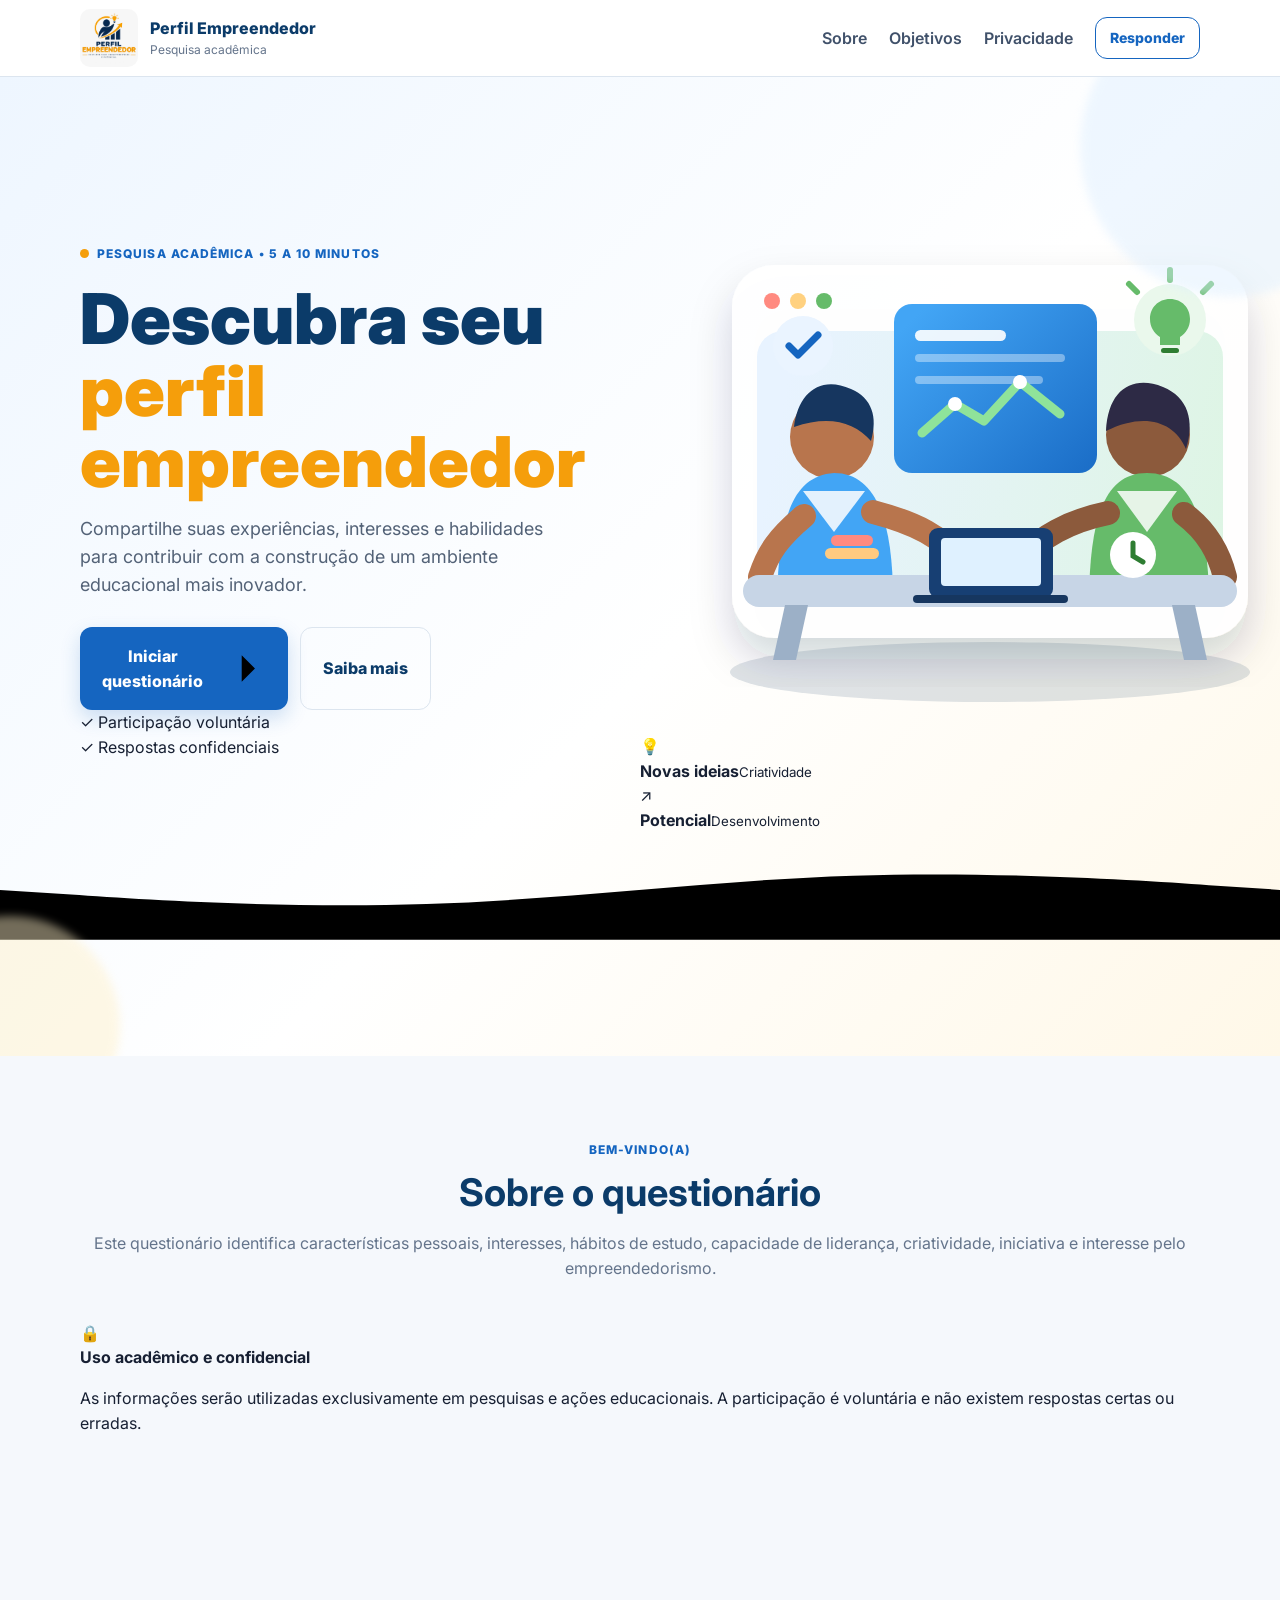
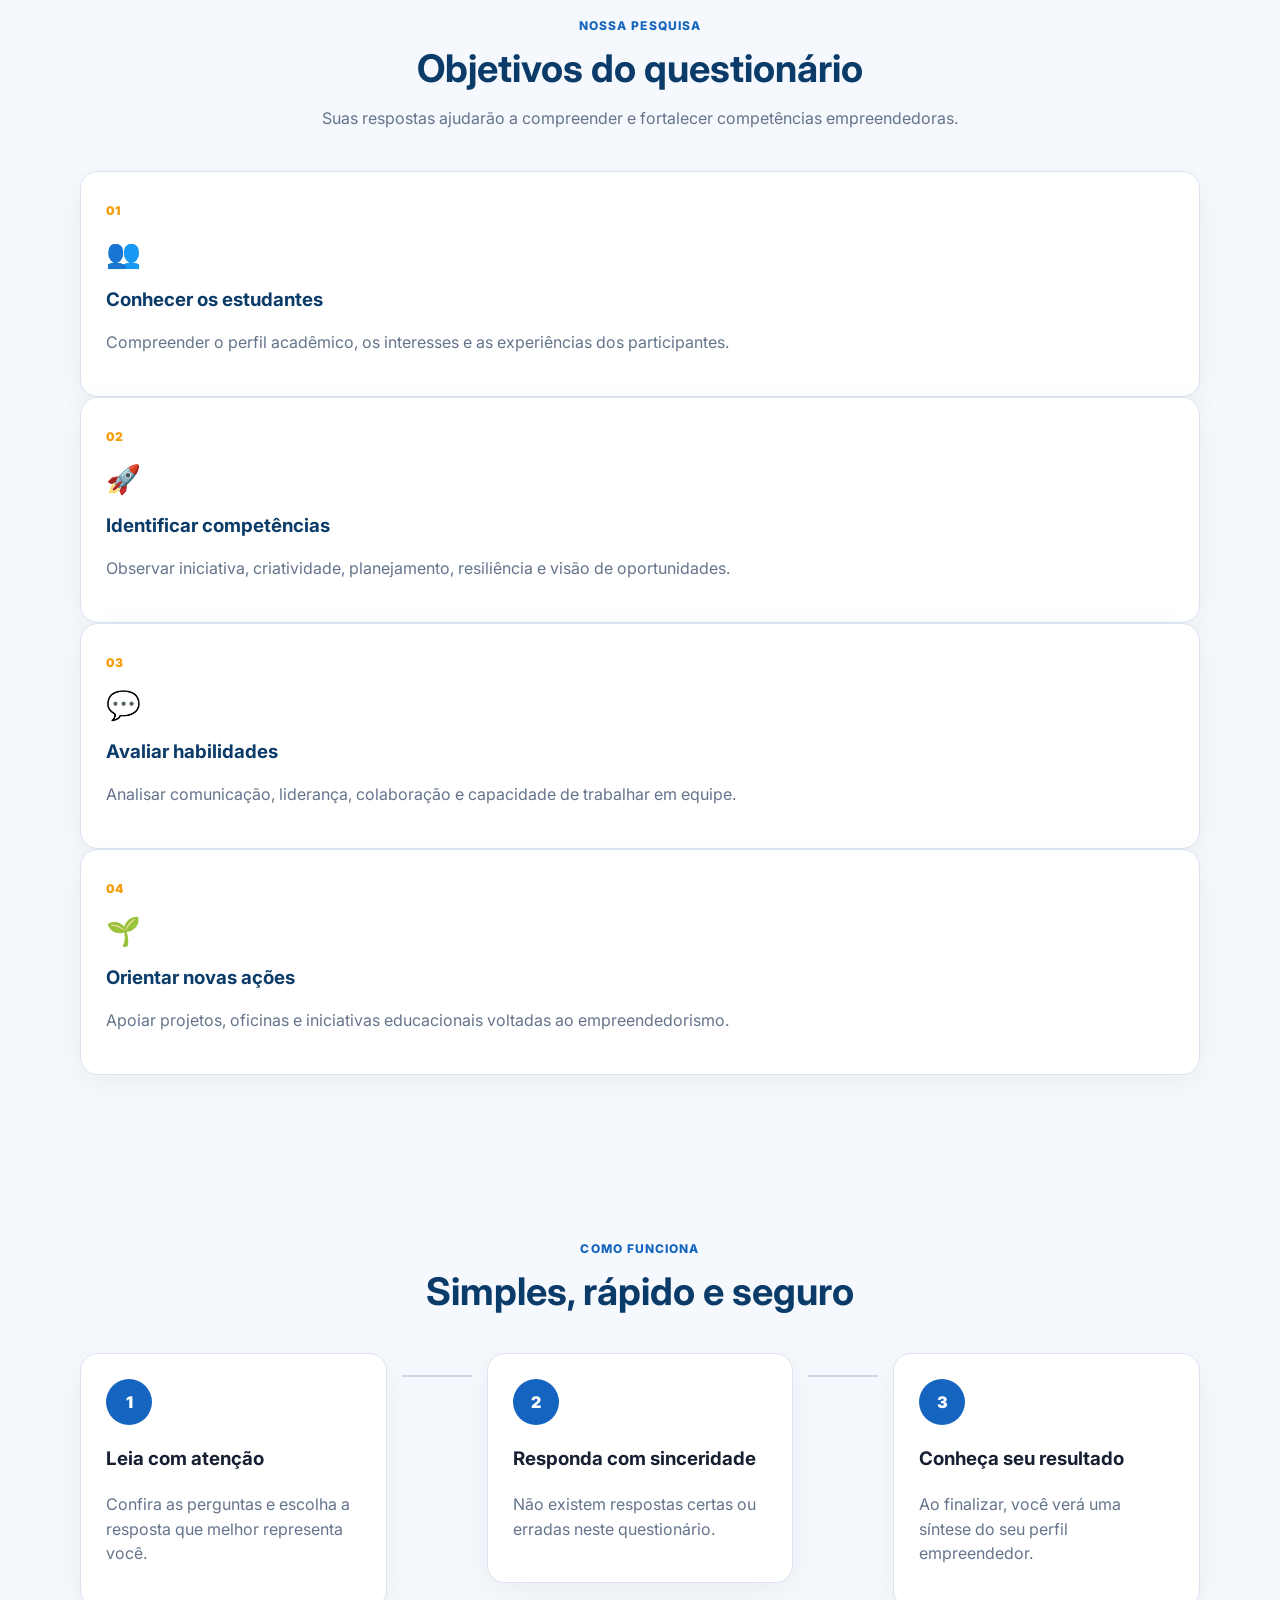
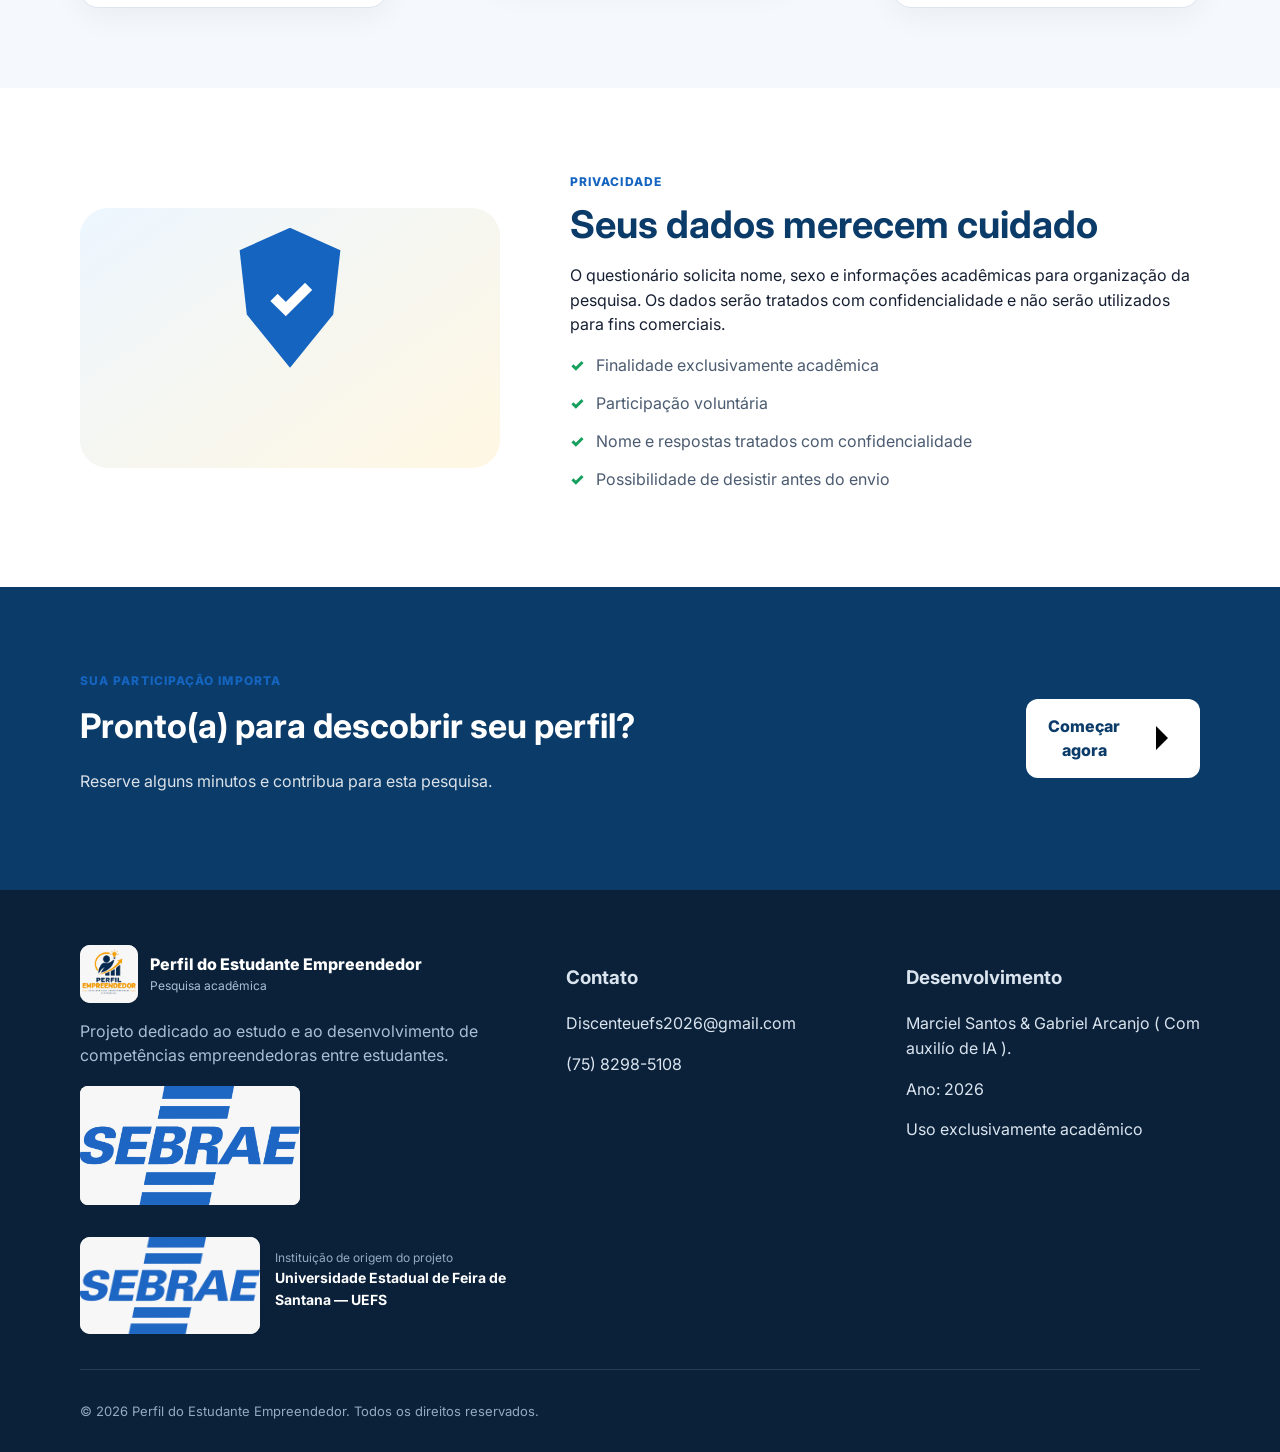
<file: questionario_perfil_empreendedor_grafico.html>
<!DOCTYPE html>
<html lang="pt-BR">
<head>
  <meta charset="UTF-8">
  <meta name="viewport" content="width=device-width, initial-scale=1.0">
  <meta name="description" content="Questionário acadêmico para identificação do perfil empreendedor de estudantes de diferentes cursos e instituições de ensino.">
  <meta name="theme-color" content="#1565C0">
  <title>Perfil do Estudante Empreendedor | Pesquisa Acadêmica</title>
  <link rel="preconnect" href="https://fonts.googleapis.com">
  <link rel="preconnect" href="https://fonts.gstatic.com" crossorigin>
  <link href="https://fonts.googleapis.com/css2?family=Inter:wght@400;500;600;700;800&family=Manrope:wght@700;800&display=swap" rel="stylesheet">
  <link rel="icon" type="image/jpeg" href="logo-perfil-empreendedor.jpeg">
  <link rel="apple-touch-icon" href="logo-perfil-empreendedor.jpeg">
  <link rel="stylesheet" href="style.css">
  <style>
    /* Logos do projeto */
    .project-logo { width: 58px; height: 58px; object-fit: contain; object-position: center; border-radius: 10px; background: #fff; }
    .sebrae-logo { display: block; width: min(220px, 100%); height: auto; object-fit: contain; margin-top: 18px; background: #fff; }
    .institution-signature .sebrae-signature { width: 180px; max-width: 100%; height: auto; object-fit: contain; margin-top: 12px; }
  </style>
  <style>
    /* Botão de envio: só aparece na última etapa */
    #submit-button[hidden] { display: none !important; }

    .radar-result {
      margin: 28px 0 8px;
      padding: 22px;
      border-radius: 20px;
      background: #f7faff;
      border: 1px solid rgba(21, 101, 192, .12);
    }
    .radar-result h3 {
      margin: 0 0 8px;
    }
    .radar-result p {
      margin: 0 0 18px;
      color: #5f6b7a;
    }
    .radar-chart-wrap {
      position: relative;
      width: min(100%, 620px);
      height: 420px;
      margin: 0 auto;
    }
    .strength-list {
      display: grid;
      grid-template-columns: repeat(auto-fit, minmax(150px, 1fr));
      gap: 10px;
      margin-top: 18px;
    }
    .strength-item {
      padding: 10px 12px;
      border-radius: 12px;
      background: #fff;
      border: 1px solid #e5eaf0;
    }
    .strength-item strong { display: block; }
    .strength-item span { color: #64748b; font-size: .9rem; }
  </style>
</head>
<body>
  <a class="skip-link" href="#conteudo">Pular para o conteúdo</a>

  <!-- CABEÇALHO DO SITE -->
  <header class="topbar">
    <div class="container topbar-content">
      <a class="brand" href="#inicio" aria-label="Página inicial">
        <img src="logo-perfil-empreendedor.jpeg" alt="Logo Perfil Empreendedor" class="brand-logo project-logo">
        <span>
          <strong>Perfil Empreendedor</strong>
          <small>Pesquisa acadêmica</small>
        </span>
      </a>

      <nav class="nav" aria-label="Navegação principal">
        <a href="#sobre">Sobre</a>
        <a href="#objetivos">Objetivos</a>
        <a href="#privacidade">Privacidade</a>
        <button class="btn btn-small btn-outline" type="button" data-start>
          Responder
        </button>
      </nav>

      <button class="menu-button" type="button" aria-label="Abrir menu" aria-expanded="false">
        <span></span><span></span><span></span>
      </button>
    </div>
  </header>

  <!-- CONTEÚDO PRINCIPAL -->
  <main id="conteudo">
    <!-- SEÇÃO 1: BANNER PRINCIPAL -->
    <section id="inicio" class="hero">
      <div class="hero-glow hero-glow-one"></div>
      <div class="hero-glow hero-glow-two"></div>

      <div class="container hero-grid">
        <div class="hero-content">
          <div class="eyebrow">
            <span class="eyebrow-dot"></span>
            Pesquisa acadêmica • 5 a 10 minutos
          </div>

          <h1>
            Descubra seu
            <span>perfil empreendedor</span>
          </h1>

          <p class="hero-text">
            Compartilhe suas experiências, interesses e habilidades para contribuir
            com a construção de um ambiente educacional mais inovador.
          </p>

          <div class="hero-actions">
            <button class="btn btn-primary btn-large" type="button" data-start>
              <span>Iniciar questionário</span>
              <svg aria-hidden="true" viewBox="0 0 24 24"><path d="M5 12h14M13 6l6 6-6 6"/></svg>
            </button>
            <a class="btn btn-ghost btn-large" href="#sobre">Saiba mais</a>
          </div>

          <div class="trust-row">
            <div>
              <span class="trust-icon">✓</span>
              Participação voluntária
            </div>
            <div>
              <span class="trust-icon">✓</span>
              Respostas confidenciais
            </div>
          </div>
        </div>

        <div class="hero-visual" aria-label="Ilustração de estudantes desenvolvendo ideias">
          <img src="banner-estudantes.svg" alt="Estudantes trabalhando juntos em um projeto empreendedor">
          <div class="floating-card card-idea">
            <span>💡</span>
            <div><strong>Novas ideias</strong><small>Criatividade</small></div>
          </div>
          <div class="floating-card card-growth">
            <span>↗</span>
            <div><strong>Potencial</strong><small>Desenvolvimento</small></div>
          </div>
        </div>
      </div>

      <div class="wave" aria-hidden="true">
        <svg viewBox="0 0 1440 120" preserveAspectRatio="none">
          <path d="M0,64L80,69.3C160,75,320,85,480,80C640,75,800,53,960,48C1120,43,1280,53,1360,58.7L1440,64L1440,120L0,120Z"></path>
        </svg>
      </div>
    </section>

    <!-- SEÇÃO 2: SOBRE O QUESTIONÁRIO -->
    <section id="sobre" class="section intro-section">
      <div class="container narrow">
        <div class="section-heading centered">
          <span class="section-kicker">Bem-vindo(a)</span>
          <h2>Sobre o questionário</h2>
          <p>
            Este questionário identifica características pessoais, interesses,
            hábitos de estudo, capacidade de liderança, criatividade, iniciativa
            e interesse pelo empreendedorismo.
          </p>
        </div>

        <div class="info-banner">
          <div class="info-icon" aria-hidden="true">🔒</div>
          <div>
            <strong>Uso acadêmico e confidencial</strong>
            <p>
              As informações serão utilizadas exclusivamente em pesquisas e ações
              educacionais. A participação é voluntária e não existem respostas
              certas ou erradas.
            </p>
          </div>
        </div>
      </div>
    </section>

    <!-- SEÇÃO 3: OBJETIVOS -->
    <section id="objetivos" class="section objectives-section">
      <div class="container">
        <div class="section-heading">
          <span class="section-kicker">Nossa pesquisa</span>
          <h2>Objetivos do questionário</h2>
          <p>Suas respostas ajudarão a compreender e fortalecer competências empreendedoras.</p>
        </div>

        <div class="objective-grid">
          <article class="objective-card">
            <span class="objective-number">01</span>
            <div class="objective-icon">👥</div>
            <h3>Conhecer os estudantes</h3>
            <p>Compreender o perfil acadêmico, os interesses e as experiências dos participantes.</p>
          </article>

          <article class="objective-card">
            <span class="objective-number">02</span>
            <div class="objective-icon">🚀</div>
            <h3>Identificar competências</h3>
            <p>Observar iniciativa, criatividade, planejamento, resiliência e visão de oportunidades.</p>
          </article>

          <article class="objective-card">
            <span class="objective-number">03</span>
            <div class="objective-icon">💬</div>
            <h3>Avaliar habilidades</h3>
            <p>Analisar comunicação, liderança, colaboração e capacidade de trabalhar em equipe.</p>
          </article>

          <article class="objective-card">
            <span class="objective-number">04</span>
            <div class="objective-icon">🌱</div>
            <h3>Orientar novas ações</h3>
            <p>Apoiar projetos, oficinas e iniciativas educacionais voltadas ao empreendedorismo.</p>
          </article>
        </div>
      </div>
    </section>

    <!-- SEÇÃO 4: COMO FUNCIONA -->
    <section class="section steps-section">
      <div class="container">
        <div class="section-heading centered">
          <span class="section-kicker">Como funciona</span>
          <h2>Simples, rápido e seguro</h2>
        </div>

        <div class="steps">
          <div class="step-item">
            <div class="step-circle">1</div>
            <h3>Leia com atenção</h3>
            <p>Confira as perguntas e escolha a resposta que melhor representa você.</p>
          </div>
          <div class="step-line"></div>
          <div class="step-item">
            <div class="step-circle">2</div>
            <h3>Responda com sinceridade</h3>
            <p>Não existem respostas certas ou erradas neste questionário.</p>
          </div>
          <div class="step-line"></div>
          <div class="step-item">
            <div class="step-circle">3</div>
            <h3>Conheça seu resultado</h3>
            <p>Ao finalizar, você verá uma síntese do seu perfil empreendedor.</p>
          </div>
        </div>
      </div>
    </section>

    <!-- SEÇÃO 5: PRIVACIDADE -->
    <section id="privacidade" class="section privacy-section">
      <div class="container privacy-grid">
        <div class="privacy-visual">
          <div class="shield">✓</div>
          <div class="privacy-orbit orbit-one"></div>
          <div class="privacy-orbit orbit-two"></div>
        </div>
        <div class="privacy-content">
          <span class="section-kicker">Privacidade</span>
          <h2>Seus dados merecem cuidado</h2>
          <p>
            O questionário solicita nome, sexo e informações acadêmicas para organização
            da pesquisa. Os dados serão tratados com confidencialidade e não serão
            utilizados para fins comerciais.
          </p>
          <ul class="check-list">
            <li><span>✓</span> Finalidade exclusivamente acadêmica</li>
            <li><span>✓</span> Participação voluntária</li>
            <li><span>✓</span> Nome e respostas tratados com confidencialidade</li>
            <li><span>✓</span> Possibilidade de desistir antes do envio</li>
          </ul>
        </div>
      </div>
    </section>

    <!-- SEÇÃO 6: CHAMADA FINAL -->
    <section class="section cta-section">
      <div class="container">
        <div class="cta-box">
          <div>
            <span class="section-kicker light">Sua participação importa</span>
            <h2>Pronto(a) para descobrir seu perfil?</h2>
            <p>Reserve alguns minutos e contribua para esta pesquisa.</p>
          </div>
          <button class="btn btn-white btn-large" type="button" data-start>
            Começar agora
            <svg aria-hidden="true" viewBox="0 0 24 24"><path d="M5 12h14M13 6l6 6-6 6"/></svg>
          </button>
        </div>
      </div>
    </section>
  </main>

  <!-- RODAPÉ -->
  <footer class="footer">
    <div class="container footer-grid">
      <div>
        <div class="brand footer-brand">
          <img src="logo-perfil-empreendedor.jpeg" alt="Logo Perfil Empreendedor" class="brand-logo project-logo">
          <span>
            <strong>Perfil do Estudante Empreendedor</strong>
            <small>Pesquisa acadêmica</small>
          </span>
        </div>
        <p class="footer-description">
          Projeto dedicado ao estudo e ao desenvolvimento de competências
          empreendedoras entre estudantes.
        </p>

        <img src="logo-sebrae.jpeg" alt="SEBRAE" class="sebrae-logo">

        <div class="institution-signature">
          <img src="logo-sebrae.jpeg" alt="Logo do SEBRAE" class="sebrae-signature">
          <div>
            <span>Instituição de origem do projeto</span>
            <strong>Universidade Estadual de Feira de Santana — UEFS</strong>
            <small> </small>
          </div>
        </div>
      </div>

      <div>
        <h3>Contato</h3>
        <p><a href="mailto:Discenteuefs2026@gmail.com">Discenteuefs2026@gmail.com</a></p>
        <p><a href="tel:+557582985108">(75) 8298-5108</a></p>
      </div>

      <div>
        <h3>Desenvolvimento</h3>
        <p class="developers">Marciel Santos &amp; Gabriel Arcanjo ( Com auxilío de IA ).</p>
        <p>Ano: <span id="current-year">2026</span></p>
        <p>Uso exclusivamente acadêmico</p>
      </div>
    </div>

    <div class="container footer-bottom">
      <p>
        © <span id="copyright-year">2026</span> Perfil do Estudante Empreendedor.
        Todos os direitos reservados.
      </p>
    </div>
  </footer>

  <!-- Modal do questionário -->
  <!-- MODAL DO QUESTIONÁRIO -->
  <div class="survey-modal" id="survey-modal" aria-hidden="true">
    <div class="survey-backdrop" data-close></div>

    <section class="survey-panel" role="dialog" aria-modal="true" aria-labelledby="survey-title">
      <header class="survey-header">
        <div>
          <span class="survey-label">Questionário</span>
          <h2 id="survey-title">Perfil do Estudante Empreendedor</h2>
        </div>
        <button class="close-button" type="button" aria-label="Fechar questionário" data-close>×</button>
      </header>

      <div class="progress-wrap">
        <div class="progress-meta">
          <span id="progress-label">Etapa 1 de 5</span>
          <span id="progress-percent">20%</span>
        </div>
        <div class="progress-track">
          <div class="progress-bar" id="progress-bar"></div>
        </div>
      </div>

      <form id="survey-form" novalidate>
        <!-- Etapa 1 -->
        <fieldset class="form-step active" data-step="1">
          <legend>Consentimento</legend>
          <p class="step-description">
            Antes de começar, confirme que você leu as informações da pesquisa.
          </p>

          <div class="consent-box">
            <span class="consent-icon">🔐</span>
            <div>
              <strong>Termo de participação</strong>
              <p>
                Declaro que compreendi a finalidade acadêmica da pesquisa, que minha
                participação é voluntária e que meu nome e minhas respostas serão tratados
                com confidencialidade. Posso interromper o preenchimento antes do envio.
              </p>
            </div>
          </div>

          <label class="checkbox-card">
            <input type="checkbox" name="consentimento" required value="Sim">
            <span class="custom-checkbox"></span>
            <span>Li e concordo em participar desta pesquisa.</span>
          </label>
          <p class="field-error" data-error-for="consentimento"></p>
        </fieldset>

        <!-- Etapa 2 -->
        <fieldset class="form-step" data-step="2">
          <legend>Identificação e perfil acadêmico</legend>
          <p class="step-description">
            Informe seus dados acadêmicos. Você pode digitar uma instituição ou curso
            que não apareça nas sugestões.
          </p>

          <div class="form-grid two-columns">
            <div class="field field-full">
              <label for="nome">Nome completo</label>
              <input
                id="nome"
                name="nome"
                type="text"
                required
                maxlength="120"
                autocomplete="name"
                placeholder="Digite seu nome completo"
              >
              <p class="field-hint">Seu nome será tratado com confidencialidade.</p>
              <p class="field-error" data-error-for="nome"></p>
            </div>

            <div class="field">
              <label for="sexo">Sexo</label>
              <select id="sexo" name="sexo" required>
                <option value="">Selecione</option>
                <option>Masculino</option>
                <option>Feminino</option>
                <option>Outro</option>
                <option>Prefiro não dizer</option>
              </select>
              <p class="field-error" data-error-for="sexo"></p>
            </div>

            <div class="field">
              <label for="idade">Faixa etária</label>
              <select id="idade" name="idade" required>
                <option value="">Selecione</option>
                <option>Até 17 anos</option>
                <option>18 a 20 anos</option>
                <option>21 a 24 anos</option>
                <option>25 a 29 anos</option>
                <option>30 a 39 anos</option>
                <option>40 anos ou mais</option>
              </select>
              <p class="field-error" data-error-for="idade"></p>
            </div>

            <div class="field field-full">
              <label for="instituicao">Instituição de ensino</label>
              <input
                id="instituicao"
                name="instituicao"
                type="text"
                list="instituicoes-bahia"
                required
                maxlength="150"
                autocomplete="organization"
                placeholder="Selecione ou digite sua instituição"
              >
              <datalist id="instituicoes-bahia">
                <option value="Universidade Estadual de Feira de Santana — UEFS"></option>
              </datalist>
              <p class="field-hint">
                A lista traz sugestões, mas aceita qualquer instituição.
              </p>
              <p class="field-error" data-error-for="instituicao"></p>
            </div>
            <div class="field field-full">
              <label for="curso">Curso</label>
              <input
                id="curso"
                name="curso"
                type="text"
                list="cursos-sugeridos"
                required
                maxlength="120"
                autocomplete="off"
                placeholder="Ex.: Engenharia de Alimentos, Geografia, Administração..."
              >
              <datalist id="cursos-sugeridos">
                <option value="Administração"></option>
                <option value="Agronomia"></option>
                <option value="Ciências Biológicas"></option>
                <option value="Ciências Contábeis"></option>
                <option value="Ciências Econômicas"></option>
                <option value="Direito"></option>
                <option value="Educação Física"></option>
                <option value="Enfermagem"></option>
                <option value="Engenharia Civil"></option>
                <option value="Engenharia de Alimentos"></option>
                <option value="Engenharia de Computação"></option>
                <option value="Farmácia"></option>
                <option value="Filosofia"></option>
                <option value="Física"></option>
                <option value="Geografia"></option>
                <option value="História"></option>
                <option value="Letras — Inglês"></option>
                <option value="Letras — Língua Portuguesa"></option>
                <option value="Letras — Português e Espanhol"></option>
                <option value="Letras — Português e Francês"></option>
                <option value="Matemática"></option>
                <option value="Medicina"></option>
                <option value="Música"></option>
                <option value="Odontologia"></option>
                <option value="Pedagogia"></option>
                <option value="Psicologia"></option>
                <option value="Química"></option>
                <option value="Outro curso"></option>
              </datalist>
              <p class="field-hint">
                As sugestões incluem os cursos de graduação da UEFS, mas você pode
                digitar qualquer outro curso.
              </p>
              <p class="field-error" data-error-for="curso"></p>
            </div>

            <div class="field">
              <label for="semestre">Semestre/período</label>
              <select id="semestre" name="semestre" required>
                <option value="">Selecione</option>
                <option>1º semestre</option>
                <option>2º semestre</option>
                <option>3º semestre</option>
                <option>4º semestre</option>
                <option>5º semestre</option>
                <option>6º semestre</option>
                <option>7º semestre</option>
                <option>8º semestre</option>
                <option>9º semestre</option>
                <option>10º semestre ou mais</option>
                <option>Não se aplica</option>
              </select>
              <p class="field-error" data-error-for="semestre"></p>
            </div>

            <div class="field">
              <label for="turno">Turno</label>
              <select id="turno" name="turno" required>
                <option value="">Selecione</option>
                <option>Matutino</option>
                <option>Vespertino</option>
                <option>Noturno</option>
                <option>Integral</option>
                <option>Ensino a distância</option>
              </select>
              <p class="field-error" data-error-for="turno"></p>
            </div>

            <div class="field field-full">
              <label for="area_interesse">Área de interesse profissional</label>
              <input
                id="area_interesse"
                name="area_interesse"
                type="text"
                required
                maxlength="150"
                placeholder="Ex.: Gestão, tecnologia, educação, saúde..."
              >
              <p class="field-error" data-error-for="area_interesse"></p>
            </div>
          </div>
        </fieldset>

        <!-- Etapa 3 -->
        <fieldset class="form-step" data-step="3">
          <legend>Experiências e interesses</legend>
          <p class="step-description">Agora queremos conhecer sua relação com o empreendedorismo.</p>

          <div class="field">
            <span class="label-text">Você já participou de alguma atividade empreendedora?</span>
            <div class="choice-grid">
              <label class="choice-card">
                <input type="radio" name="experiencia_empreendedora" value="Sim, tenho ou já tive um negócio" required>
                <span>Tenho ou já tive um negócio</span>
              </label>
              <label class="choice-card">
                <input type="radio" name="experiencia_empreendedora" value="Sim, participei de projetos ou eventos">
                <span>Participei de projetos ou eventos</span>
              </label>
              <label class="choice-card">
                <input type="radio" name="experiencia_empreendedora" value="Ainda não, mas tenho interesse">
                <span>Ainda não, mas tenho interesse</span>
              </label>
              <label class="choice-card">
                <input type="radio" name="experiencia_empreendedora" value="Não tenho experiência nem interesse no momento">
                <span>Não tenho experiência nem interesse</span>
              </label>
            </div>
            <p class="field-error" data-error-for="experiencia_empreendedora"></p>
          </div>

          <div class="field">
            <label for="interesse_negocio">Qual é seu interesse em criar um negócio ou projeto?</label>
            <div class="range-box">
              <input id="interesse_negocio" name="interesse_negocio" type="range" min="1" max="5" value="3" step="1">
              <div class="range-labels">
                <span>1<br><small>Nenhum</small></span>
                <span>2</span>
                <span>3<br><small>Moderado</small></span>
                <span>4</span>
                <span>5<br><small>Muito alto</small></span>
              </div>
              <output id="range-output">3</output>
            </div>
          </div>

          <div class="field">
            <label for="tipo_projeto">Que tipo de negócio ou projeto mais desperta seu interesse?</label>
            <select id="tipo_projeto" name="tipo_projeto" required>
              <option value="">Selecione</option>
              <option>Comércio ou vendas</option>
              <option>Serviços profissionais</option>
              <option>Tecnologia e inovação</option>
              <option>Educação</option>
              <option>Saúde e bem-estar</option>
              <option>Meio ambiente e sustentabilidade</option>
              <option>Agricultura e negócios rurais</option>
              <option>Cultura, arte ou economia criativa</option>
              <option>Projetos sociais</option>
              <option>Ainda não sei</option>
              <option>Outro</option>
            </select>
            <p class="field-error" data-error-for="tipo_projeto"></p>
          </div>
        </fieldset>

        <!-- Etapa 4 -->
        <fieldset class="form-step" data-step="4">
          <legend>Competências empreendedoras</legend>
          <p class="step-description">
            Indique quanto você concorda com cada afirmação: 1 = discordo totalmente e 5 = concordo totalmente.
          </p>

          <div class="likert-legend" aria-hidden="true">
            <span>Discordo</span>
            <span>Concordo</span>
          </div>

          <div id="likert-questions">
            <div class="likert-row">
              <p><strong>1.</strong> Costumo tomar iniciativa quando percebo um problema ou oportunidade.</p>
              <div class="likert-options" role="radiogroup" aria-label="Iniciativa">
                <label><input type="radio" name="q_iniciativa" value="1" required><span>1</span></label>
                <label><input type="radio" name="q_iniciativa" value="2"><span>2</span></label>
                <label><input type="radio" name="q_iniciativa" value="3"><span>3</span></label>
                <label><input type="radio" name="q_iniciativa" value="4"><span>4</span></label>
                <label><input type="radio" name="q_iniciativa" value="5"><span>5</span></label>
              </div>
              <p class="field-error" data-error-for="q_iniciativa"></p>
            </div>

            <div class="likert-row">
              <p><strong>2.</strong> Gosto de criar soluções diferentes para desafios do cotidiano.</p>
              <div class="likert-options" role="radiogroup" aria-label="Criatividade">
                <label><input type="radio" name="q_criatividade" value="1" required><span>1</span></label>
                <label><input type="radio" name="q_criatividade" value="2"><span>2</span></label>
                <label><input type="radio" name="q_criatividade" value="3"><span>3</span></label>
                <label><input type="radio" name="q_criatividade" value="4"><span>4</span></label>
                <label><input type="radio" name="q_criatividade" value="5"><span>5</span></label>
              </div>
              <p class="field-error" data-error-for="q_criatividade"></p>
            </div>

            <div class="likert-row">
              <p><strong>3.</strong> Consigo organizar tarefas e definir prioridades para alcançar objetivos.</p>
              <div class="likert-options" role="radiogroup" aria-label="Planejamento">
                <label><input type="radio" name="q_planejamento" value="1" required><span>1</span></label>
                <label><input type="radio" name="q_planejamento" value="2"><span>2</span></label>
                <label><input type="radio" name="q_planejamento" value="3"><span>3</span></label>
                <label><input type="radio" name="q_planejamento" value="4"><span>4</span></label>
                <label><input type="radio" name="q_planejamento" value="5"><span>5</span></label>
              </div>
              <p class="field-error" data-error-for="q_planejamento"></p>
            </div>

            <div class="likert-row">
              <p><strong>4.</strong> Sinto-me confortável em apresentar ideias e conversar com diferentes pessoas.</p>
              <div class="likert-options" role="radiogroup" aria-label="Comunicação">
                <label><input type="radio" name="q_comunicacao" value="1" required><span>1</span></label>
                <label><input type="radio" name="q_comunicacao" value="2"><span>2</span></label>
                <label><input type="radio" name="q_comunicacao" value="3"><span>3</span></label>
                <label><input type="radio" name="q_comunicacao" value="4"><span>4</span></label>
                <label><input type="radio" name="q_comunicacao" value="5"><span>5</span></label>
              </div>
              <p class="field-error" data-error-for="q_comunicacao"></p>
            </div>

            <div class="likert-row">
              <p><strong>5.</strong> Consigo mobilizar pessoas e colaborar para que o grupo alcance resultados.</p>
              <div class="likert-options" role="radiogroup" aria-label="Liderança">
                <label><input type="radio" name="q_lideranca" value="1" required><span>1</span></label>
                <label><input type="radio" name="q_lideranca" value="2"><span>2</span></label>
                <label><input type="radio" name="q_lideranca" value="3"><span>3</span></label>
                <label><input type="radio" name="q_lideranca" value="4"><span>4</span></label>
                <label><input type="radio" name="q_lideranca" value="5"><span>5</span></label>
              </div>
              <p class="field-error" data-error-for="q_lideranca"></p>
            </div>

            <div class="likert-row">
              <p><strong>6.</strong> Quando algo não dá certo, procuro aprender e tentar novamente.</p>
              <div class="likert-options" role="radiogroup" aria-label="Resiliência">
                <label><input type="radio" name="q_resiliencia" value="1" required><span>1</span></label>
                <label><input type="radio" name="q_resiliencia" value="2"><span>2</span></label>
                <label><input type="radio" name="q_resiliencia" value="3"><span>3</span></label>
                <label><input type="radio" name="q_resiliencia" value="4"><span>4</span></label>
                <label><input type="radio" name="q_resiliencia" value="5"><span>5</span></label>
              </div>
              <p class="field-error" data-error-for="q_resiliencia"></p>
            </div>

            <div class="likert-row">
              <p><strong>7.</strong> Tenho facilidade para perceber necessidades que podem se transformar em projetos.</p>
              <div class="likert-options" role="radiogroup" aria-label="Visão de oportunidades">
                <label><input type="radio" name="q_oportunidades" value="1" required><span>1</span></label>
                <label><input type="radio" name="q_oportunidades" value="2"><span>2</span></label>
                <label><input type="radio" name="q_oportunidades" value="3"><span>3</span></label>
                <label><input type="radio" name="q_oportunidades" value="4"><span>4</span></label>
                <label><input type="radio" name="q_oportunidades" value="5"><span>5</span></label>
              </div>
              <p class="field-error" data-error-for="q_oportunidades"></p>
            </div>

            <div class="likert-row">
              <p><strong>8.</strong> Antes de tomar uma decisão importante, avalio riscos e possíveis resultados.</p>
              <div class="likert-options" role="radiogroup" aria-label="Decisão e riscos">
                <label><input type="radio" name="q_riscos" value="1" required><span>1</span></label>
                <label><input type="radio" name="q_riscos" value="2"><span>2</span></label>
                <label><input type="radio" name="q_riscos" value="3"><span>3</span></label>
                <label><input type="radio" name="q_riscos" value="4"><span>4</span></label>
                <label><input type="radio" name="q_riscos" value="5"><span>5</span></label>
              </div>
              <p class="field-error" data-error-for="q_riscos"></p>
            </div>
          </div>
        </fieldset>

        <!-- Etapa 5 -->
        <fieldset class="form-step" data-step="5">
          <legend>Ideias e desenvolvimento</legend>
          <p class="step-description">Última etapa! Compartilhe suas percepções.</p>

          <div class="field">
            <label for="habilidades">Quais habilidades você considera seus principais pontos fortes?</label>
            <textarea id="habilidades" name="habilidades" rows="4" maxlength="500" required placeholder="Ex.: comunicação, organização, criatividade, liderança..."></textarea>
            <div class="field-footer">
              <p class="field-error" data-error-for="habilidades"></p>
              <span class="counter" data-counter-for="habilidades">0/500</span>
            </div>
          </div>

          <div class="field">
            <label for="ideia_projeto">Você possui alguma ideia de negócio ou projeto? Conte brevemente.</label>
            <textarea id="ideia_projeto" name="ideia_projeto" rows="4" maxlength="700" placeholder="Esta resposta é opcional."></textarea>
            <div class="field-footer">
              <span></span>
              <span class="counter" data-counter-for="ideia_projeto">0/700</span>
            </div>
          </div>

          <div class="field">
            <label for="apoio">Qual apoio mais ajudaria você a desenvolver uma ideia?</label>
            <select id="apoio" name="apoio" required>
              <option value="">Selecione</option>
              <option>Cursos e oficinas</option>
              <option>Mentoria de profissionais</option>
              <option>Acesso a financiamento</option>
              <option>Espaço para desenvolver projetos</option>
              <option>Formação de equipes</option>
              <option>Eventos e redes de contato</option>
              <option>Orientação para planejamento</option>
              <option>Outro</option>
            </select>
            <p class="field-error" data-error-for="apoio"></p>
          </div>

          <label class="checkbox-card optional-card">
            <input type="checkbox" name="autoriza_uso_agregado" value="Sim">
            <span class="custom-checkbox"></span>
            <span>Autorizo o uso das respostas em análises estatísticas e apresentações acadêmicas, sempre de forma agrupada e sem identificação individual.</span>
          </label>
        </fieldset>

        <div class="form-actions">
          <button class="btn btn-ghost" id="prev-button" type="button" disabled>
            Voltar
          </button>
          <button class="btn btn-primary" id="next-button" type="button">
            Continuar
          </button>
          <button class="btn btn-primary submit-button" id="submit-button" type="submit" hidden>
            Enviar respostas
          </button>
        </div>

        <p class="form-status" id="form-status" role="status" aria-live="polite"></p>
      </form>

      <div class="sending-overlay" id="sending-overlay" hidden aria-live="polite">
        <div class="sending-card">
          <div class="sending-animation" aria-hidden="true">
            <span class="sending-orbit orbit-a"></span>
            <span class="sending-orbit orbit-b"></span>
            <span class="sending-orbit orbit-c"></span>
            <span class="sending-icon">➤</span>
          </div>

          <span class="survey-label">Enviando respostas</span>
          <h2 id="sending-title">Organizando suas respostas...</h2>
          <p id="sending-message">
            Estamos preparando os dados para um envio seguro.
          </p>

          <div class="sending-progress" aria-hidden="true">
            <span id="sending-progress-bar"></span>
          </div>

          <div class="sending-dots" aria-hidden="true">
            <span></span><span></span><span></span>
          </div>
        </div>
      </div>

      <div class="success-screen" id="success-screen" hidden>
        <div class="success-confetti" aria-hidden="true">
          <i></i><i></i><i></i><i></i><i></i><i></i>
          <i></i><i></i><i></i><i></i><i></i><i></i>
        </div>
        <div class="success-icon">✓</div>
        <span class="survey-label">Questionário concluído</span>
        <h2>Obrigado pela sua participação!</h2>
        <p>
          Sua contribuição é fundamental para compreender o perfil empreendedor
          dos estudantes e incentivar novas ideias e oportunidades.
        </p>

        <div class="radar-result">
          <h3>Seus lados fortes</h3>
          <p>O gráfico mostra, de forma visual, como você se percebe em cada competência avaliada.</p>
          <div class="radar-chart-wrap">
            <canvas id="strength-radar" aria-label="Gráfico de teia das competências empreendedoras"></canvas>
          </div>
          <div id="strength-list" class="strength-list"></div>
        </div>

        <div class="result-card">
          <span>Seu resultado indicativo</span>
          <h3 id="profile-title">Perfil em desenvolvimento</h3>
          <p id="profile-description"></p>

          <div class="score-wrap">
            <div class="score-header">
              <span>Índice empreendedor</span>
              <strong id="profile-score">0%</strong>
            </div>
            <div class="score-track">
              <div id="score-bar"></div>
            </div>
          </div>
        </div>

        <p class="result-note">
          Este resultado é apenas educativo e não representa avaliação psicológica ou diagnóstico profissional.
        </p>

        <button class="btn btn-primary" type="button" id="finish-button">Concluir</button>
      </div>
    </section>
  </div>

  <script src="script.js"></script>

</body>
</html>
</file>
<file: style.css>
:root{--blue:#0b3b69;--blue2:#1565c0;--orange:#f59e0b;--ink:#172033;--muted:#64748b;--bg:#f5f8fc;--white:#fff;--line:#dce5ef;--shadow:0 18px 50px rgba(15,39,66,.12);--radius:22px}
*{box-sizing:border-box}html{scroll-behavior:smooth}body{margin:0;font-family:Inter,Arial,sans-serif;color:var(--ink);background:var(--bg);line-height:1.55}button,input,select,textarea{font:inherit}button{cursor:pointer}a{color:inherit;text-decoration:none}.container{width:min(1120px,calc(100% - 36px));margin:auto}.skip-link{position:absolute;left:-9999px}.skip-link:focus{left:15px;top:15px;z-index:999;background:#fff;padding:10px;border-radius:8px}
.topbar{position:sticky;top:0;z-index:50;background:rgba(255,255,255,.96);backdrop-filter:blur(12px);border-bottom:1px solid var(--line)}.topbar-content{min-height:76px;display:flex;align-items:center;justify-content:space-between;gap:20px}.brand{display:flex;align-items:center;gap:12px}.brand-logo{width:54px;height:54px;object-fit:contain;border-radius:10px}.brand strong{display:block;font-weight:800;color:var(--blue)}.brand small{display:block;color:var(--muted);font-size:12px}.nav{display:flex;align-items:center;gap:22px;color:#40516a;font-weight:600}.nav a:hover{color:var(--blue2)}.menu-button{display:none;border:0;background:none;padding:8px}.menu-button span{display:block;width:25px;height:3px;background:var(--blue);margin:4px;border-radius:4px}
.btn{border:0;border-radius:12px;padding:12px 20px;font-weight:800;display:inline-flex;align-items:center;justify-content:center;gap:10px;transition:.2s}.btn-primary{background:var(--blue2);color:#fff;box-shadow:0 8px 20px rgba(21,101,192,.2)}.btn-primary:hover{transform:translateY(-1px);background:#0d57a8}.btn-outline{background:#fff;border:1px solid var(--blue2);color:var(--blue2)}.btn-ghost{background:transparent;border:1px solid var(--line);color:var(--blue)}.btn-white{background:#fff;color:var(--blue)}.btn-small{padding:9px 14px;font-size:14px}.btn-large{padding:15px 22px}
.hero{position:relative;overflow:hidden;padding:90px 0 110px;background:linear-gradient(135deg,#eef6ff,#fff 55%,#fff8e8)}.hero-grid{display:grid;grid-template-columns:1.15fr .85fr;align-items:center;gap:55px}.hero-content{position:relative;z-index:1}.eyebrow,.section-kicker{display:inline-flex;align-items:center;gap:8px;text-transform:uppercase;letter-spacing:.09em;font-size:12px;font-weight:800;color:var(--blue2)}.eyebrow-dot{width:9px;height:9px;background:var(--orange);border-radius:50%}.hero h1{font-size:clamp(42px,6vw,70px);line-height:1.02;margin:18px 0;color:var(--blue);font-weight:900}.hero h1 span{display:block;color:#f59e0b}.hero-text{font-size:18px;color:#536277;max-width:650px}.hero-actions{display:flex;gap:12px;flex-wrap:wrap;margin-top:28px}.hero-glow{position:absolute;border-radius:50%;filter:blur(4px);opacity:.45}.hero-glow-one{width:300px;height:300px;background:#dceeff;right:-100px;top:-80px}.hero-glow-two{width:220px;height:220px;background:#fff0c7;left:-100px;bottom:-80px}
.section{padding:80px 0}.section-heading{text-align:center;margin-bottom:40px}.section-heading h2,.privacy-content h2{font-size:38px;line-height:1.15;color:var(--blue);margin:10px 0}.section-heading p{color:var(--muted)}.cards-grid{display:grid;grid-template-columns:repeat(4,1fr);gap:18px}.objective-card,.step-item{background:#fff;border:1px solid var(--line);border-radius:18px;padding:25px;box-shadow:0 8px 30px rgba(15,39,66,.05)}.objective-number{font-size:12px;font-weight:900;color:var(--orange)}.objective-icon{font-size:28px;margin:10px 0}.objective-card h3{margin:5px 0;color:var(--blue)}.objective-card p,.step-item p{color:var(--muted)}.steps{display:grid;grid-template-columns:1fr auto 1fr auto 1fr;align-items:start;gap:15px}.step-circle{width:46px;height:46px;border-radius:50%;display:grid;place-items:center;background:var(--blue2);color:#fff;font-weight:900;margin-bottom:15px}.step-line{height:2px;background:#cbd8e5;margin-top:22px;width:70px}.privacy-section{background:#fff}.privacy-grid{display:grid;grid-template-columns:.8fr 1.2fr;align-items:center;gap:70px}.privacy-visual{min-height:260px;display:grid;place-items:center;background:linear-gradient(145deg,#edf6ff,#fff7e2);border-radius:28px}.shield{width:120px;height:140px;background:var(--blue2);clip-path:polygon(50% 0,92% 16%,86% 62%,50% 100%,14% 62%,8% 16%);display:grid;place-items:center;color:#fff;font-size:55px;font-weight:900}.check-list{list-style:none;padding:0}.check-list li{margin:13px 0;color:#4b5b70}.check-list li span{color:#16a05d;font-weight:900;margin-right:8px}.cta-section{background:var(--blue)}.cta-box{display:flex;align-items:center;justify-content:space-between;gap:30px;color:#fff}.cta-box h2{font-size:34px;margin:8px 0}.cta-box p{opacity:.85}
.footer{background:#0b2139;color:#d9e4ef;padding:55px 0 0}.footer-grid{display:grid;grid-template-columns:1.5fr 1fr 1fr;gap:45px}.footer .brand strong{color:#fff}.footer .brand small{color:#a9bfd4}.footer-description{color:#a9bfd4;max-width:500px}.institution-signature{display:flex;align-items:center;gap:15px;margin-top:20px}.institution-signature>img{width:75px;height:75px;object-fit:contain;background:#fff;border-radius:10px}.institution-signature span,.institution-signature strong{display:block}.institution-signature span{font-size:12px;color:#91abc2}.institution-signature strong{color:#fff;font-size:14px}.sebrae-logo{width:190px;max-width:100%;margin-top:20px;background:#fff;border-radius:8px}.sebrae-signature{width:160px;max-width:100%;height:auto;background:#fff;border-radius:8px;margin-top:12px}.footer-bottom{border-top:1px solid rgba(255,255,255,.12);margin-top:35px;padding:18px 0;color:#91abc2;font-size:13px}
.survey-modal{display:none;position:fixed;inset:0;z-index:100}.survey-modal.open{display:block}.survey-backdrop{position:absolute;inset:0;background:rgba(5,22,39,.68);backdrop-filter:blur(4px)}.survey-panel{position:relative;background:#fff;width:min(900px,calc(100% - 28px));max-height:calc(100vh - 28px);overflow:auto;margin:14px auto;border-radius:24px;box-shadow:var(--shadow);padding:0}.survey-header{position:sticky;top:0;z-index:2;background:#fff;border-bottom:1px solid var(--line);padding:20px 25px;display:flex;justify-content:space-between;align-items:center}.survey-header h2{margin:4px 0 0;color:var(--blue);font-size:22px}.survey-label{font-size:11px;text-transform:uppercase;letter-spacing:.1em;font-weight:900;color:var(--blue2)}.close-button{border:0;background:#eef3f8;color:var(--blue);width:38px;height:38px;border-radius:50%;font-size:26px}.progress-wrap{padding:18px 25px 5px}.progress-meta{display:flex;justify-content:space-between;color:var(--muted);font-size:13px;font-weight:700}.progress-track,.score-track{height:9px;background:#e7edf3;border-radius:99px;overflow:hidden;margin-top:8px}.progress-bar,.score-track>div{height:100%;background:linear-gradient(90deg,var(--blue2),var(--orange));width:20%;transition:.3s}.survey-panel form{padding:20px 25px 25px}.form-step{display:none;border:0;padding:0;margin:0}.form-step.active{display:block}.form-step legend{font-size:25px;font-weight:900;color:var(--blue);margin-bottom:6px}.step-description{color:var(--muted);margin-top:0}.consent-box{display:flex;gap:16px;padding:18px;background:#f4f8fc;border:1px solid var(--line);border-radius:16px}.consent-icon{font-size:26px}.checkbox-card{display:flex;align-items:flex-start;gap:12px;margin-top:18px;padding:15px;border:1px solid var(--line);border-radius:14px;background:#fff}.checkbox-card input,.choice-card input,.likert-options input{accent-color:var(--blue2)}.form-grid{display:grid;gap:18px}.two-columns{grid-template-columns:1fr 1fr}.field-full{grid-column:1/-1}.field label,.label-text{display:block;font-weight:800;margin-bottom:7px;color:#33445b}.field input,.field select,.field textarea{width:100%;border:1px solid #cfdbe7;border-radius:11px;padding:12px 13px;background:#fff;color:var(--ink);outline:none}.field input:focus,.field select:focus,.field textarea:focus{border-color:var(--blue2);box-shadow:0 0 0 3px rgba(21,101,192,.1)}.field-hint{font-size:12px;color:#8090a3;margin:6px 0}.field-error{min-height:18px;color:#c62828;font-size:12px;margin:4px 0}.choice-grid{display:grid;grid-template-columns:1fr 1fr;gap:10px}.choice-card{display:flex;gap:10px;padding:14px;border:1px solid var(--line);border-radius:12px;background:#f9fbfd}.likert-row{padding:18px 0;border-bottom:1px solid var(--line)}.likert-row p{margin:0 0 10px}.likert-options{display:flex;gap:8px}.likert-options label{position:relative;flex:1}.likert-options input{position:absolute;opacity:0}.likert-options span{display:grid;place-items:center;padding:10px;border:1px solid #cfdbe7;border-radius:10px;font-weight:800;background:#fff}.likert-options input:checked+span{background:var(--blue2);color:#fff;border-color:var(--blue2)}.field-footer{display:flex;justify-content:space-between}.counter{font-size:12px;color:#8795a7}.form-actions{display:flex;justify-content:space-between;gap:12px;margin-top:25px;border-top:1px solid var(--line);padding-top:18px}.form-status{color:#c62828;text-align:center;font-weight:700}.sending-overlay{position:absolute;inset:0;background:rgba(255,255,255,.97);z-index:5;display:grid;place-items:center;padding:30px}.sending-overlay[hidden],.success-screen[hidden]{display:none}.sending-card{text-align:center;max-width:430px}.sending-animation{width:85px;height:85px;margin:0 auto 20px;border-radius:50%;background:#eef6ff;display:grid;place-items:center}.sending-icon{font-size:28px;color:var(--blue2)}.sending-progress{height:8px;background:#e8eef4;border-radius:99px;overflow:hidden;margin-top:20px}.sending-progress span{display:block;width:0;height:100%;background:linear-gradient(90deg,var(--blue2),var(--orange));transition:width .2s}.sending-dots span{display:inline-block;width:7px;height:7px;background:var(--blue2);border-radius:50%;margin:14px 3px}.success-screen{padding:30px;text-align:center}.success-icon{width:68px;height:68px;border-radius:50%;background:#e6f7ed;color:#159447;display:grid;place-items:center;font-size:35px;font-weight:900;margin:5px auto 15px}.success-screen h2{color:var(--blue);font-size:30px;margin:8px 0}.success-screen>p{color:var(--muted);max-width:650px;margin:0 auto 20px}.radar-result{margin:28px 0 8px;padding:22px;border-radius:20px;background:#f7faff;border:1px solid rgba(21,101,192,.12)}.radar-result h3{margin:0 0 8px}.radar-result p{margin:0 0 18px;color:#5f6b7a}.radar-chart-wrap{position:relative;width:min(100%,620px);height:420px;margin:0 auto}.strength-list{display:grid;grid-template-columns:repeat(auto-fit,minmax(150px,1fr));gap:10px;margin-top:18px}.strength-item{padding:10px 12px;border-radius:12px;background:#fff;border:1px solid #e5eaf0;text-align:left}.strength-item strong{display:block}.strength-item span{color:#64748b;font-size:.9rem}.result-card{margin:25px auto;padding:20px;max-width:600px;border:1px solid var(--line);border-radius:18px;background:#fff;text-align:left}.result-card>span{font-size:12px;color:var(--muted);font-weight:800}.result-card h3{color:var(--blue);margin:5px 0}.result-card p{margin:5px 0 15px}.score-header{display:flex;justify-content:space-between;font-size:13px;font-weight:800}.result-note{font-size:12px!important;color:#8492a3!important}.success-screen .btn{margin-top:10px}
@media(max-width:900px){.hero-grid,.privacy-grid{grid-template-columns:1fr}.cards-grid{grid-template-columns:1fr 1fr}.steps{grid-template-columns:1fr}.step-line{width:100%}.footer-grid{grid-template-columns:1fr 1fr}.cta-box{flex-direction:column;align-items:flex-start}.hero{padding:60px 0}.hero h1{font-size:48px}}
@media(max-width:680px){.container{width:min(100% - 24px,1120px)}.nav{display:none}.menu-button{display:block}.cards-grid,.two-columns,.choice-grid,.footer-grid{grid-template-columns:1fr}.hero h1{font-size:40px}.hero-text{font-size:16px}.survey-panel{width:calc(100% - 14px);max-height:calc(100vh - 14px);margin:7px auto}.survey-header,.survey-panel form{padding-left:17px;padding-right:17px}.likert-options{gap:5px}.likert-options span{padding:9px 5px}.radar-chart-wrap{height:330px}.institution-signature{align-items:flex-start}}
</file>
